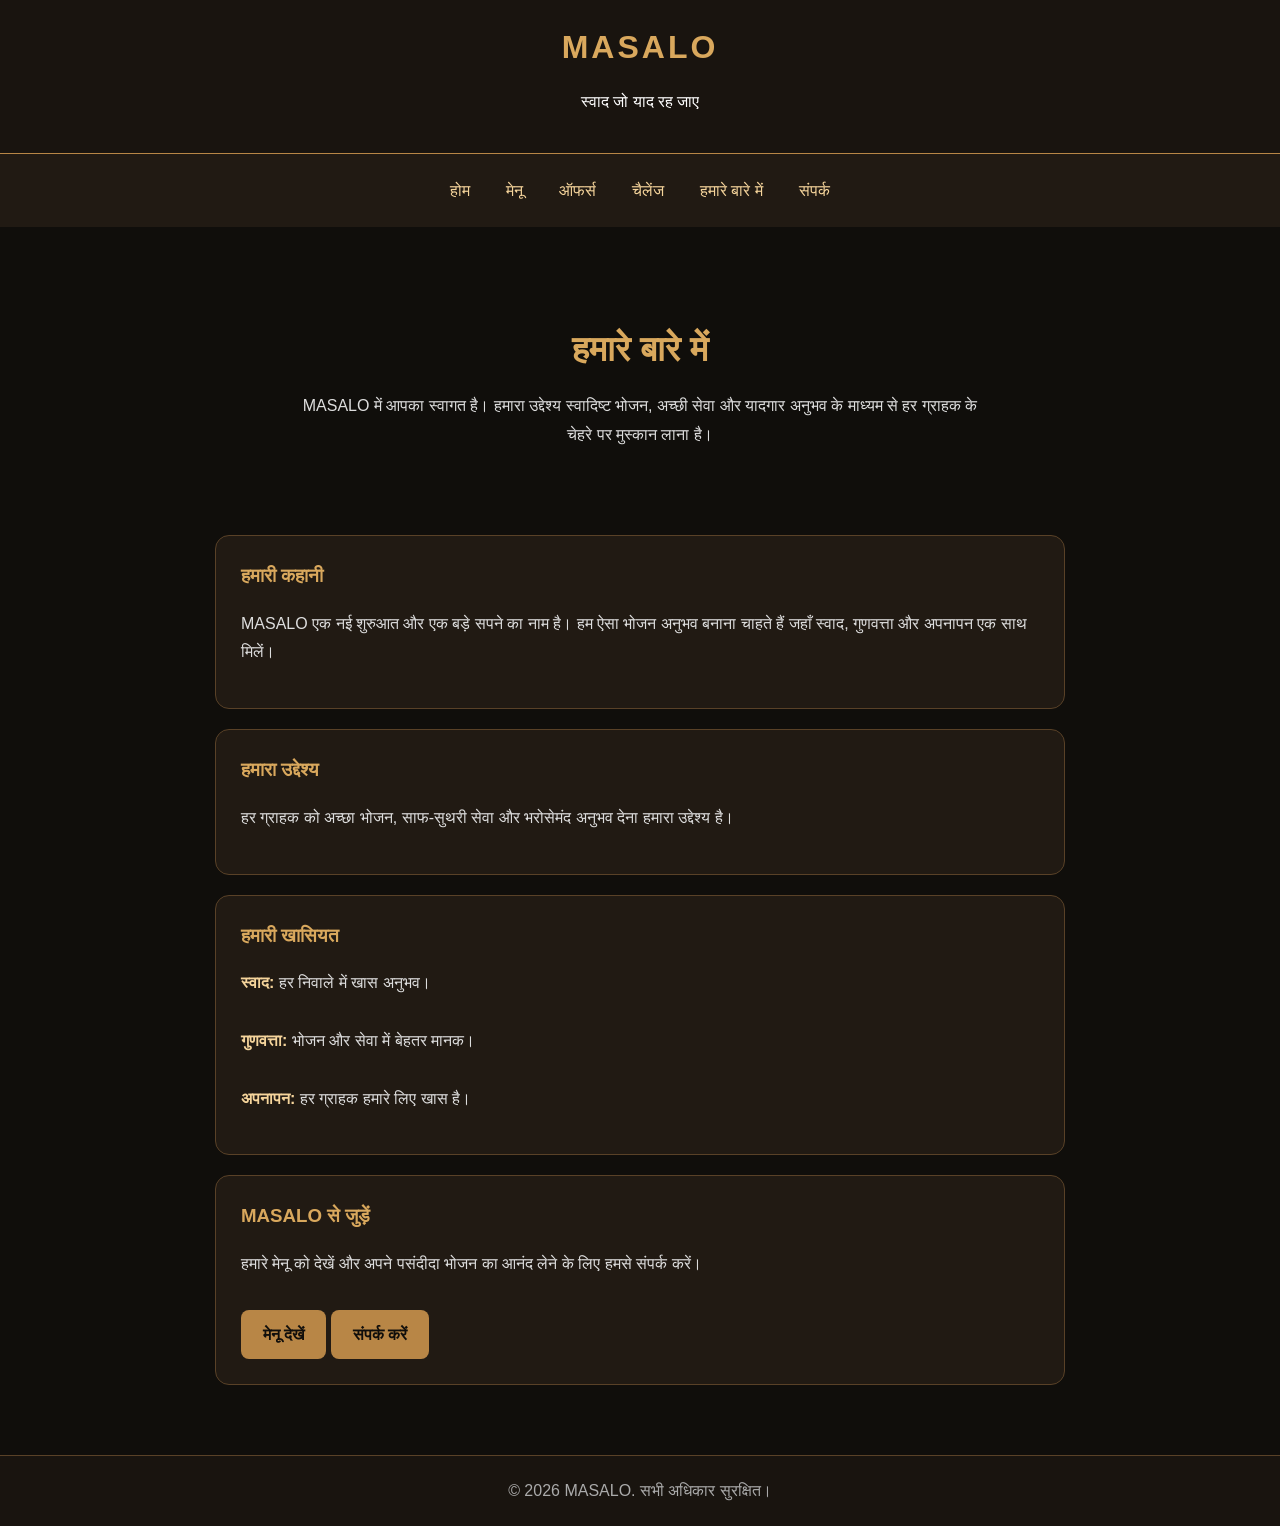
<file: about.html>
<!DOCTYPE html>
<html lang="hi">
<head>
  <meta charset="UTF-8">
  <meta name="viewport" content="width=device-width, initial-scale=1.0">
  <meta name="theme-color" content="#100e0b">
  <title>हमारे बारे में | MASALO</title>
  <link rel="stylesheet" href="style.css">

  <style>
    * {
      box-sizing: border-box;
    }

    body {
      margin: 0;
      font-family: Arial, sans-serif;
      background: #100e0b;
      color: #fff;
    }

    header {
      padding: 22px 15px;
      text-align: center;
      background: #19140f;
      border-bottom: 1px solid #b88646;
    }

    header h1 {
      color: #d9a85d;
      margin: 0;
      font-size: 32px;
      letter-spacing: 3px;
    }

    nav {
      display: flex;
      justify-content: center;
      flex-wrap: wrap;
      gap: 10px;
      padding: 15px;
      background: #211a13;
    }

    nav a {
      color: #f5d49b;
      text-decoration: none;
      padding: 9px 13px;
      border-radius: 6px;
    }

    nav a:hover {
      background: #b88646;
      color: #100e0b;
    }

    .hero {
      text-align: center;
      padding: 65px 20px 35px;
    }

    .hero h2 {
      color: #d9a85d;
      font-size: 35px;
      margin-bottom: 15px;
    }

    .hero p {
      max-width: 700px;
      margin: auto;
      line-height: 1.8;
      color: #ddd;
    }

    .content {
      max-width: 900px;
      margin: 25px auto;
      padding: 25px;
    }

    .card {
      background: #211a13;
      border: 1px solid #594127;
      border-radius: 14px;
      padding: 25px;
      margin-bottom: 20px;
    }

    .card h3 {
      color: #d9a85d;
      margin-top: 0;
    }

    .card p {
      color: #ddd;
      line-height: 1.8;
    }

    .highlight {
      color: #f5d49b;
      font-weight: bold;
    }

    .button {
      display: inline-block;
      margin-top: 15px;
      padding: 12px 22px;
      background: #b88646;
      color: #100e0b;
      text-decoration: none;
      border-radius: 8px;
      font-weight: bold;
    }

    footer {
      text-align: center;
      padding: 22px;
      background: #19140f;
      color: #aaa;
      border-top: 1px solid #594127;
    }

    @media (max-width: 600px) {
      .hero h2 {
        font-size: 27px;
      }

      .content {
        padding: 15px;
      }
    }
  </style>
</head>

<body>

<header>
  <h1>MASALO</h1>
  <p>स्वाद जो याद रह जाए</p>
</header>

<nav>
  <a href="index.html">होम</a>
  <a href="menu.html">मेनू</a>
  <a href="offers.html">ऑफर्स</a>
  <a href="challenges.html">चैलेंज</a>
  <a href="about.html">हमारे बारे में</a>
  <a href="contact.html">संपर्क</a>
</nav>

<section class="hero">
  <h2>हमारे बारे में</h2>
  <p>
    MASALO में आपका स्वागत है।
    हमारा उद्देश्य स्वादिष्ट भोजन, अच्छी सेवा और
    यादगार अनुभव के माध्यम से हर ग्राहक के चेहरे पर
    मुस्कान लाना है।
  </p>
</section>

<main class="content">

  <section class="card">
    <h3>हमारी कहानी</h3>
    <p>
      MASALO एक नई शुरुआत और एक बड़े सपने का नाम है।
      हम ऐसा भोजन अनुभव बनाना चाहते हैं जहाँ स्वाद,
      गुणवत्ता और अपनापन एक साथ मिलें।
    </p>
  </section>

  <section class="card">
    <h3>हमारा उद्देश्य</h3>
    <p>
      हर ग्राहक को अच्छा भोजन, साफ-सुथरी सेवा और
      भरोसेमंद अनुभव देना हमारा उद्देश्य है।
    </p>
  </section>

  <section class="card">
    <h3>हमारी खासियत</h3>
    <p>
      <span class="highlight">स्वाद:</span>
      हर निवाले में खास अनुभव।<br><br>

      <span class="highlight">गुणवत्ता:</span>
      भोजन और सेवा में बेहतर मानक।<br><br>

      <span class="highlight">अपनापन:</span>
      हर ग्राहक हमारे लिए खास है।
    </p>
  </section>

  <section class="card">
    <h3>MASALO से जुड़ें</h3>
    <p>
      हमारे मेनू को देखें और अपने पसंदीदा भोजन का
      आनंद लेने के लिए हमसे संपर्क करें।
    </p>

    <a href="menu.html" class="button">मेनू देखें</a>
    <a href="contact.html" class="button">संपर्क करें</a>
  </section>

</main>

<footer>
  © <span id="year"></span> MASALO. सभी अधिकार सुरक्षित।
</footer>

<script>
  document.getElementById("year").textContent =
    new Date().getFullYear();
</script>

</body>
</html>
</file>
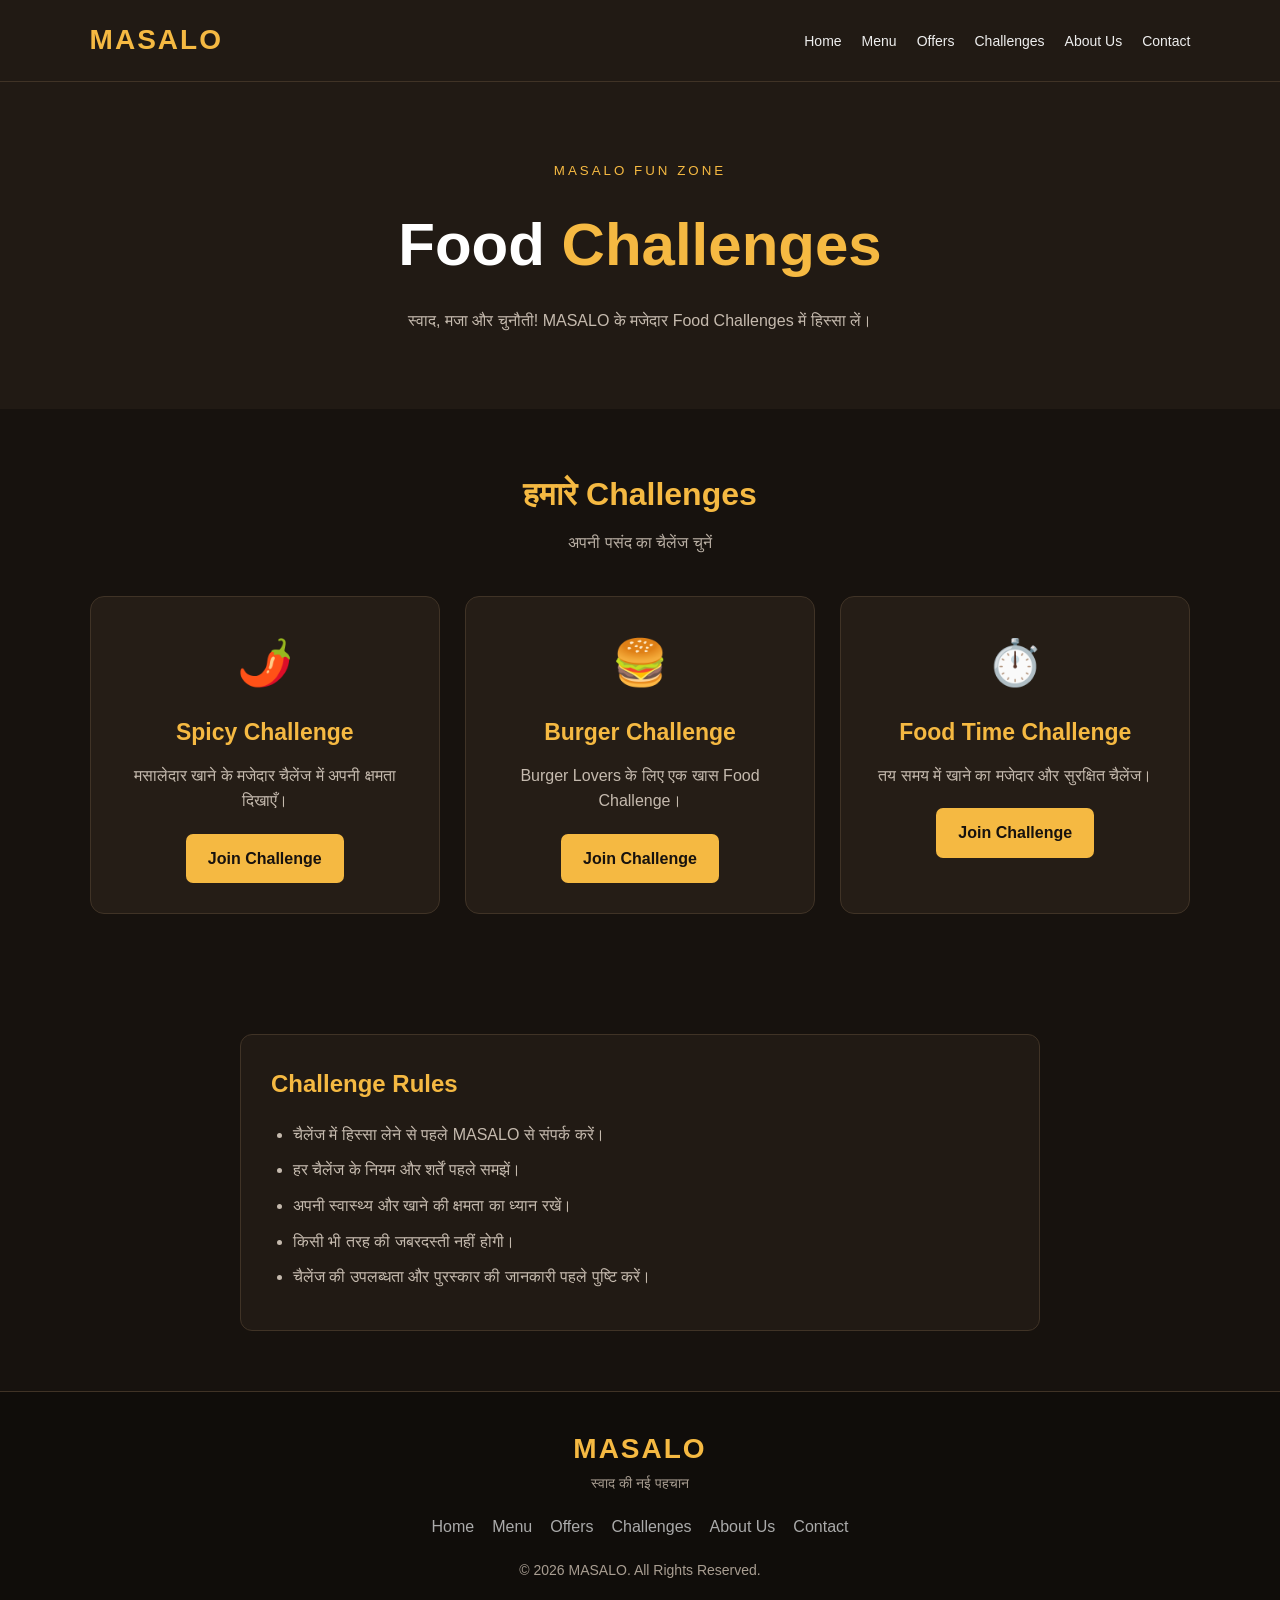
<file: challenges.html>
<!DOCTYPE html>
<html lang="hi">
<head>
  <meta charset="UTF-8">
  <meta name="viewport" content="width=device-width, initial-scale=1.0">
  <meta name="theme-color" content="#17120e">
  <meta name="description" content="MASALO Food Challenges - मजेदार खाने के चैलेंज में हिस्सा लें।">
  <title>MASALO | Food Challenges</title>

  <link rel="stylesheet" href="style.css">

  <style>
    * {
      margin: 0;
      padding: 0;
      box-sizing: border-box;
    }

    body {
      font-family: Arial, sans-serif;
      background: #17120e;
      color: #fff;
      line-height: 1.6;
    }

    a {
      text-decoration: none;
      color: inherit;
    }

    .navbar {
      display: flex;
      justify-content: space-between;
      align-items: center;
      padding: 18px 7%;
      background: #211a14;
      border-bottom: 1px solid #403326;
      position: sticky;
      top: 0;
      z-index: 100;
    }

    .logo {
      font-size: 28px;
      font-weight: bold;
      color: #f5b942;
      letter-spacing: 2px;
    }

    .nav-links {
      display: flex;
      gap: 20px;
      list-style: none;
      flex-wrap: wrap;
    }

    .nav-links a {
      color: #eee;
      font-size: 14px;
    }

    .nav-links a:hover {
      color: #f5b942;
    }

    .hero {
      text-align: center;
      padding: 75px 7%;
      background: #211a14;
    }

    .hero small {
      color: #f5b942;
      letter-spacing: 3px;
    }

    .hero h1 {
      font-size: clamp(35px, 6vw, 60px);
      margin: 15px 0;
    }

    .hero h1 span {
      color: #f5b942;
    }

    .hero p {
      color: #c5baae;
      max-width: 650px;
      margin: auto;
    }

    .section {
      padding: 60px 7%;
    }

    .section-title {
      text-align: center;
      margin-bottom: 40px;
    }

    .section-title h2 {
      color: #f5b942;
      font-size: 32px;
    }

    .section-title p {
      color: #b9afa4;
      margin-top: 10px;
    }

    .challenge-grid {
      display: grid;
      grid-template-columns: repeat(3, 1fr);
      gap: 25px;
    }

    .challenge-card {
      background: #251d16;
      border: 1px solid #403326;
      border-radius: 14px;
      padding: 30px;
      text-align: center;
      transition: 0.3s;
    }

    .challenge-card:hover {
      transform: translateY(-7px);
      border-color: #f5b942;
    }

    .challenge-icon {
      font-size: 45px;
      margin-bottom: 15px;
    }

    .challenge-card h3 {
      color: #f5b942;
      font-size: 23px;
      margin-bottom: 12px;
    }

    .challenge-card p {
      color: #c5baae;
      margin-bottom: 20px;
    }

    .btn {
      display: inline-block;
      background: #f5b942;
      color: #17120e;
      padding: 12px 22px;
      border-radius: 7px;
      font-weight: bold;
      transition: 0.3s;
    }

    .btn:hover {
      background: #ffd36c;
      transform: translateY(-3px);
    }

    .rules {
      background: #211a14;
      border: 1px solid #403326;
      border-radius: 12px;
      padding: 30px;
      max-width: 800px;
      margin: auto;
    }

    .rules h2 {
      color: #f5b942;
      margin-bottom: 18px;
    }

    .rules ul {
      padding-left: 22px;
      color: #c5baae;
    }

    .rules li {
      margin-bottom: 10px;
    }

    .footer {
      background: #100d0a;
      padding: 35px 7%;
      text-align: center;
      border-top: 1px solid #403326;
    }

    .footer p {
      color: #a99e92;
      font-size: 14px;
    }

    .footer-links {
      margin: 20px 0;
      display: flex;
      justify-content: center;
      flex-wrap: wrap;
      gap: 18px;
    }

    .footer-links a:hover {
      color: #f5b942;
    }

    @media (max-width: 800px) {
      .navbar {
        flex-direction: column;
        gap: 15px;
      }

      .nav-links {
        justify-content: center;
        gap: 12px;
      }

      .nav-links a {
        font-size: 12px;
      }

      .challenge-grid {
        grid-template-columns: 1fr;
      }
    }
  </style>
</head>

<body>

  <!-- HEADER -->

  <header class="navbar">

    <a href="index.html" class="logo">
      MASALO
    </a>

    <nav>
      <ul class="nav-links">
        <li><a href="index.html">Home</a></li>
        <li><a href="menu.html">Menu</a></li>
        <li><a href="offers.html">Offers</a></li>
        <li><a href="challenges.html">Challenges</a></li>
        <li><a href="about.html">About Us</a></li>
        <li><a href="contact.html">Contact</a></li>
      </ul>
    </nav>

  </header>

  <!-- HERO -->

  <section class="hero">

    <small>MASALO FUN ZONE</small>

    <h1>
      Food <span>Challenges</span>
    </h1>

    <p>
      स्वाद, मजा और चुनौती!
      MASALO के मजेदार Food Challenges
      में हिस्सा लें।
    </p>

  </section>

  <!-- CHALLENGES -->

  <section class="section">

    <div class="section-title">
      <h2>हमारे Challenges</h2>
      <p>अपनी पसंद का चैलेंज चुनें</p>
    </div>

    <div class="challenge-grid">

      <!-- CHALLENGE 1 -->

      <div class="challenge-card">

        <div class="challenge-icon">🌶️</div>

        <h3>Spicy Challenge</h3>

        <p>
          मसालेदार खाने के मजेदार चैलेंज
          में अपनी क्षमता दिखाएँ।
        </p>

        <a
          class="btn"
          href="https://wa.me/919241744280?text=I%20want%20to%20join%20the%20Spicy%20Challenge"
          target="_blank"
          rel="noopener">
          Join Challenge
        </a>

      </div>

      <!-- CHALLENGE 2 -->

      <div class="challenge-card">

        <div class="challenge-icon">🍔</div>

        <h3>Burger Challenge</h3>

        <p>
          Burger Lovers के लिए
          एक खास Food Challenge।
        </p>

        <a
          class="btn"
          href="https://wa.me/919241744280?text=I%20want%20to%20join%20the%20Burger%20Challenge"
          target="_blank"
          rel="noopener">
          Join Challenge
        </a>

      </div>

      <!-- CHALLENGE 3 -->

      <div class="challenge-card">

        <div class="challenge-icon">⏱️</div>

        <h3>Food Time Challenge</h3>

        <p>
          तय समय में खाने का मजेदार
          और सुरक्षित चैलेंज।
        </p>

        <a
          class="btn"
          href="https://wa.me/919241744280?text=I%20want%20to%20join%20the%20Food%20Time%20Challenge"
          target="_blank"
          rel="noopener">
          Join Challenge
        </a>

      </div>

    </div>

  </section>

  <!-- RULES -->

  <section class="section">

    <div class="rules">

      <h2>Challenge Rules</h2>

      <ul>
        <li>चैलेंज में हिस्सा लेने से पहले MASALO से संपर्क करें।</li>
        <li>हर चैलेंज के नियम और शर्तें पहले समझें।</li>
        <li>अपनी स्वास्थ्य और खाने की क्षमता का ध्यान रखें।</li>
        <li>किसी भी तरह की जबरदस्ती नहीं होगी।</li>
        <li>चैलेंज की उपलब्धता और पुरस्कार की जानकारी पहले पुष्टि करें।</li>
      </ul>

    </div>

  </section>

  <!-- FOOTER -->

  <footer class="footer">

    <div class="logo">
      MASALO
    </div>

    <p>
      स्वाद की नई पहचान
    </p>

    <div class="footer-links">
      <a href="index.html">Home</a>
      <a href="menu.html">Menu</a>
      <a href="offers.html">Offers</a>
      <a href="challenges.html">Challenges</a>
      <a href="about.html">About Us</a>
      <a href="contact.html">Contact</a>
    </div>

    <p>
      © <span id="year"></span> MASALO.
      All Rights Reserved.
    </p>

  </footer>

  <script src="script.js"></script>

  <script>
    document.getElementById("year").textContent =
      new Date().getFullYear();
  </script>

</body>
</html>
</file>
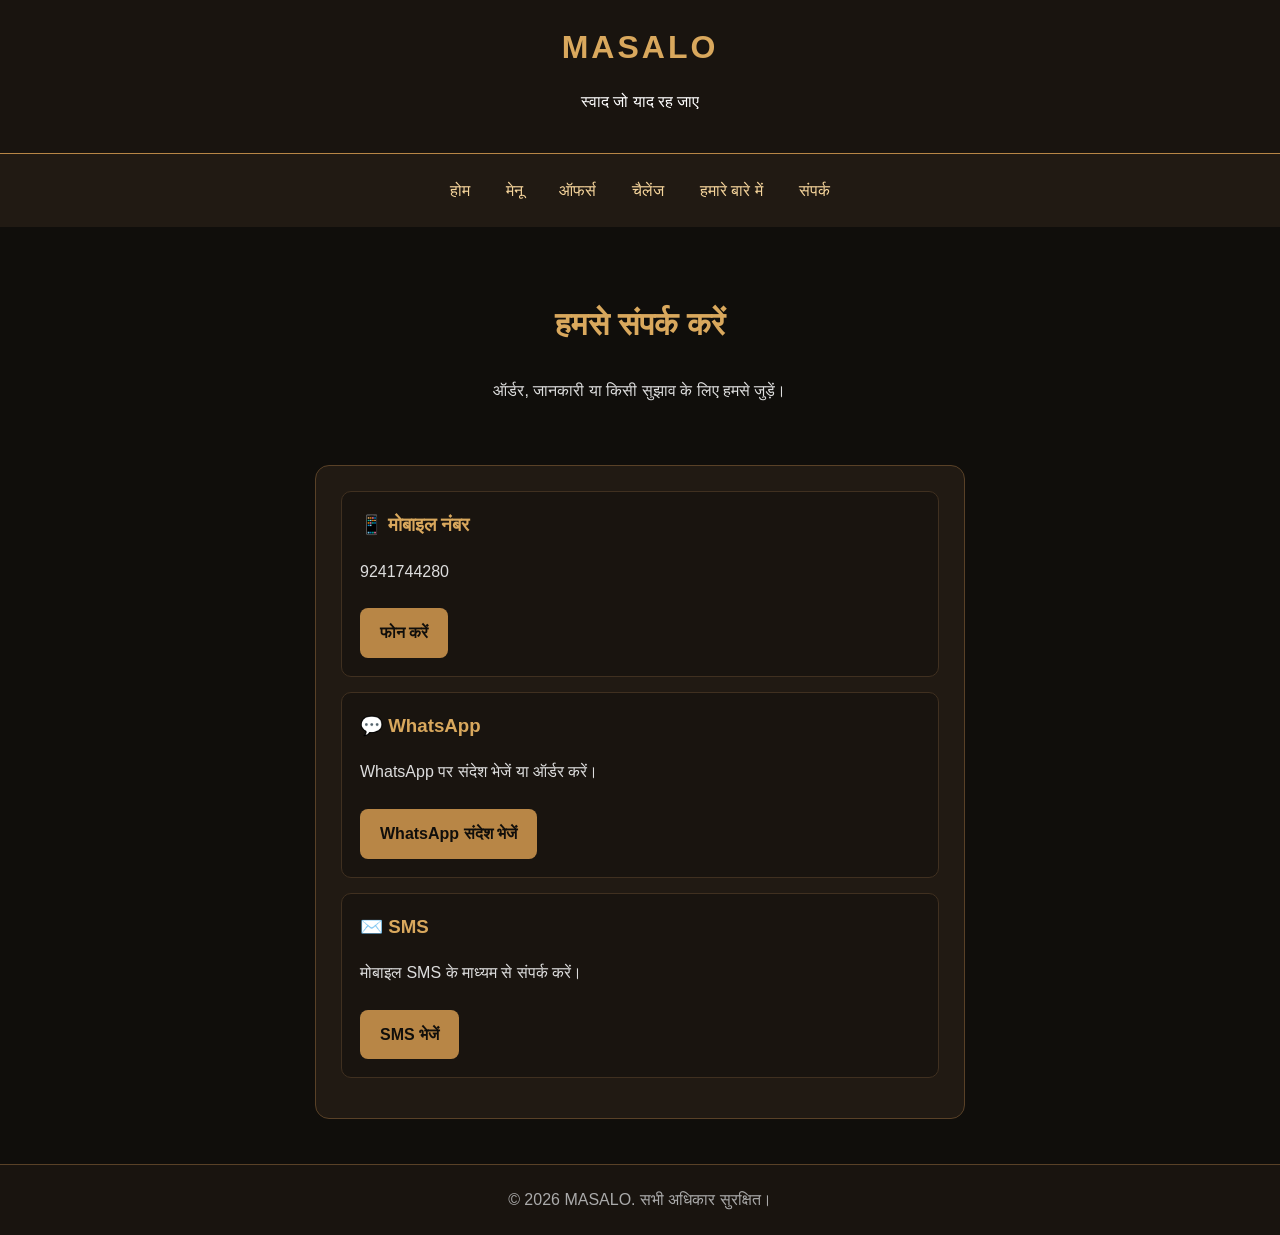
<file: contact.html>
<!DOCTYPE html>
<html lang="hi">
<head>
  <meta charset="UTF-8">
  <meta name="viewport" content="width=device-width, initial-scale=1.0">
  <meta name="theme-color" content="#100e0b">
  <title>संपर्क करें | MASALO</title>
  <link rel="stylesheet" href="style.css">

  <style>
    * {
      box-sizing: border-box;
    }

    body {
      margin: 0;
      font-family: Arial, sans-serif;
      background: #100e0b;
      color: #fff;
    }

    header {
      text-align: center;
      padding: 22px 15px;
      background: #19140f;
      border-bottom: 1px solid #b88646;
    }

    header h1 {
      color: #d9a85d;
      margin: 0;
      font-size: 32px;
      letter-spacing: 3px;
    }

    nav {
      display: flex;
      justify-content: center;
      flex-wrap: wrap;
      gap: 10px;
      padding: 15px;
      background: #211a13;
    }

    nav a {
      color: #f5d49b;
      text-decoration: none;
      padding: 9px 13px;
      border-radius: 6px;
    }

    nav a:hover {
      background: #b88646;
      color: #100e0b;
    }

    .hero {
      text-align: center;
      padding: 45px 20px 25px;
    }

    .hero h2 {
      color: #d9a85d;
      font-size: 32px;
    }

    .hero p {
      color: #ddd;
      line-height: 1.7;
    }

    .contact-box {
      max-width: 650px;
      margin: 20px auto 45px;
      padding: 25px;
      background: #211a13;
      border: 1px solid #594127;
      border-radius: 14px;
    }

    .contact-item {
      padding: 18px;
      margin-bottom: 15px;
      background: #19140f;
      border-radius: 10px;
      border: 1px solid #403020;
    }

    .contact-item h3 {
      color: #d9a85d;
      margin-top: 0;
    }

    .contact-item p {
      color: #ddd;
      word-break: break-word;
    }

    .button {
      display: inline-block;
      margin-top: 8px;
      padding: 12px 20px;
      background: #b88646;
      color: #100e0b;
      text-decoration: none;
      border-radius: 8px;
      font-weight: bold;
    }

    footer {
      text-align: center;
      padding: 22px;
      background: #19140f;
      color: #aaa;
      border-top: 1px solid #594127;
    }

    @media (max-width: 600px) {
      .contact-box {
        margin: 15px;
        padding: 18px;
      }

      .hero h2 {
        font-size: 27px;
      }
    }
  </style>
</head>

<body>

<header>
  <h1>MASALO</h1>
  <p>स्वाद जो याद रह जाए</p>
</header>

<nav>
  <a href="index.html">होम</a>
  <a href="menu.html">मेनू</a>
  <a href="offers.html">ऑफर्स</a>
  <a href="challenges.html">चैलेंज</a>
  <a href="about.html">हमारे बारे में</a>
  <a href="contact.html">संपर्क</a>
</nav>

<section class="hero">
  <h2>हमसे संपर्क करें</h2>
  <p>ऑर्डर, जानकारी या किसी सुझाव के लिए हमसे जुड़ें।</p>
</section>

<main class="contact-box">

  <section class="contact-item">
    <h3>📱 मोबाइल नंबर</h3>
    <p>9241744280</p>
    <a class="button" href="tel:+919241744280">
      फोन करें
    </a>
  </section>

  <section class="contact-item">
    <h3>💬 WhatsApp</h3>
    <p>WhatsApp पर संदेश भेजें या ऑर्डर करें।</p>
    <a class="button"
       href="https://wa.me/919241744280"
       target="_blank"
       rel="noopener">
      WhatsApp संदेश भेजें
    </a>
  </section>

  <section class="contact-item">
    <h3>✉️ SMS</h3>
    <p>मोबाइल SMS के माध्यम से संपर्क करें।</p>
    <a class="button" href="sms:+919241744280">
      SMS भेजें
    </a>
  </section>

</main>

<footer>
  © <span id="year"></span> MASALO. सभी अधिकार सुरक्षित।
</footer>

<script>
  document.getElementById("year").textContent =
    new Date().getFullYear();
</script>

</body>
</html>
</file>
<file: style.css>
/* MASALO - Shared Website Styling */

:root {
  --background: #100e0b;
  --surface: #211a13;
  --surface-dark: #19140f;
  --gold: #d9a85d;
  --gold-dark: #b88646;
  --text: #ffffff;
  --muted: #dddddd;
  --border: #594127;
}

* {
  box-sizing: border-box;
}

html {
  scroll-behavior: smooth;
}

body {
  margin: 0;
  font-family: Arial, sans-serif;
  background: var(--background);
  color: var(--text);
  line-height: 1.6;
}

img {
  max-width: 100%;
  height: auto;
}

a {
  color: var(--gold);
  text-decoration: none;
  transition: 0.3s;
}

a:hover {
  color: #f5d49b;
}

button {
  cursor: pointer;
  font-family: inherit;
}

.container {
  width: 100%;
  max-width: 1100px;
  margin: auto;
  padding: 20px;
}

.section-title {
  color: var(--gold);
  text-align: center;
  margin-bottom: 25px;
}

.card {
  background: var(--surface);
  border: 1px solid var(--border);
  border-radius: 14px;
  padding: 22px;
}

.button {
  display: inline-block;
  padding: 12px 22px;
  background: var(--gold-dark);
  color: var(--background);
  border-radius: 8px;
  font-weight: bold;
  text-align: center;
}

.button:hover {
  background: var(--gold);
  color: var(--background);
  transform: translateY(-2px);
}

footer {
  text-align: center;
  padding: 22px;
  background: var(--surface-dark);
  color: #aaaaaa;
  border-top: 1px solid var(--border);
}

@media (max-width: 600px) {
  .container {
    padding: 15px;
  }

  .button {
    padding: 11px 16px;
  }
}
</file>
